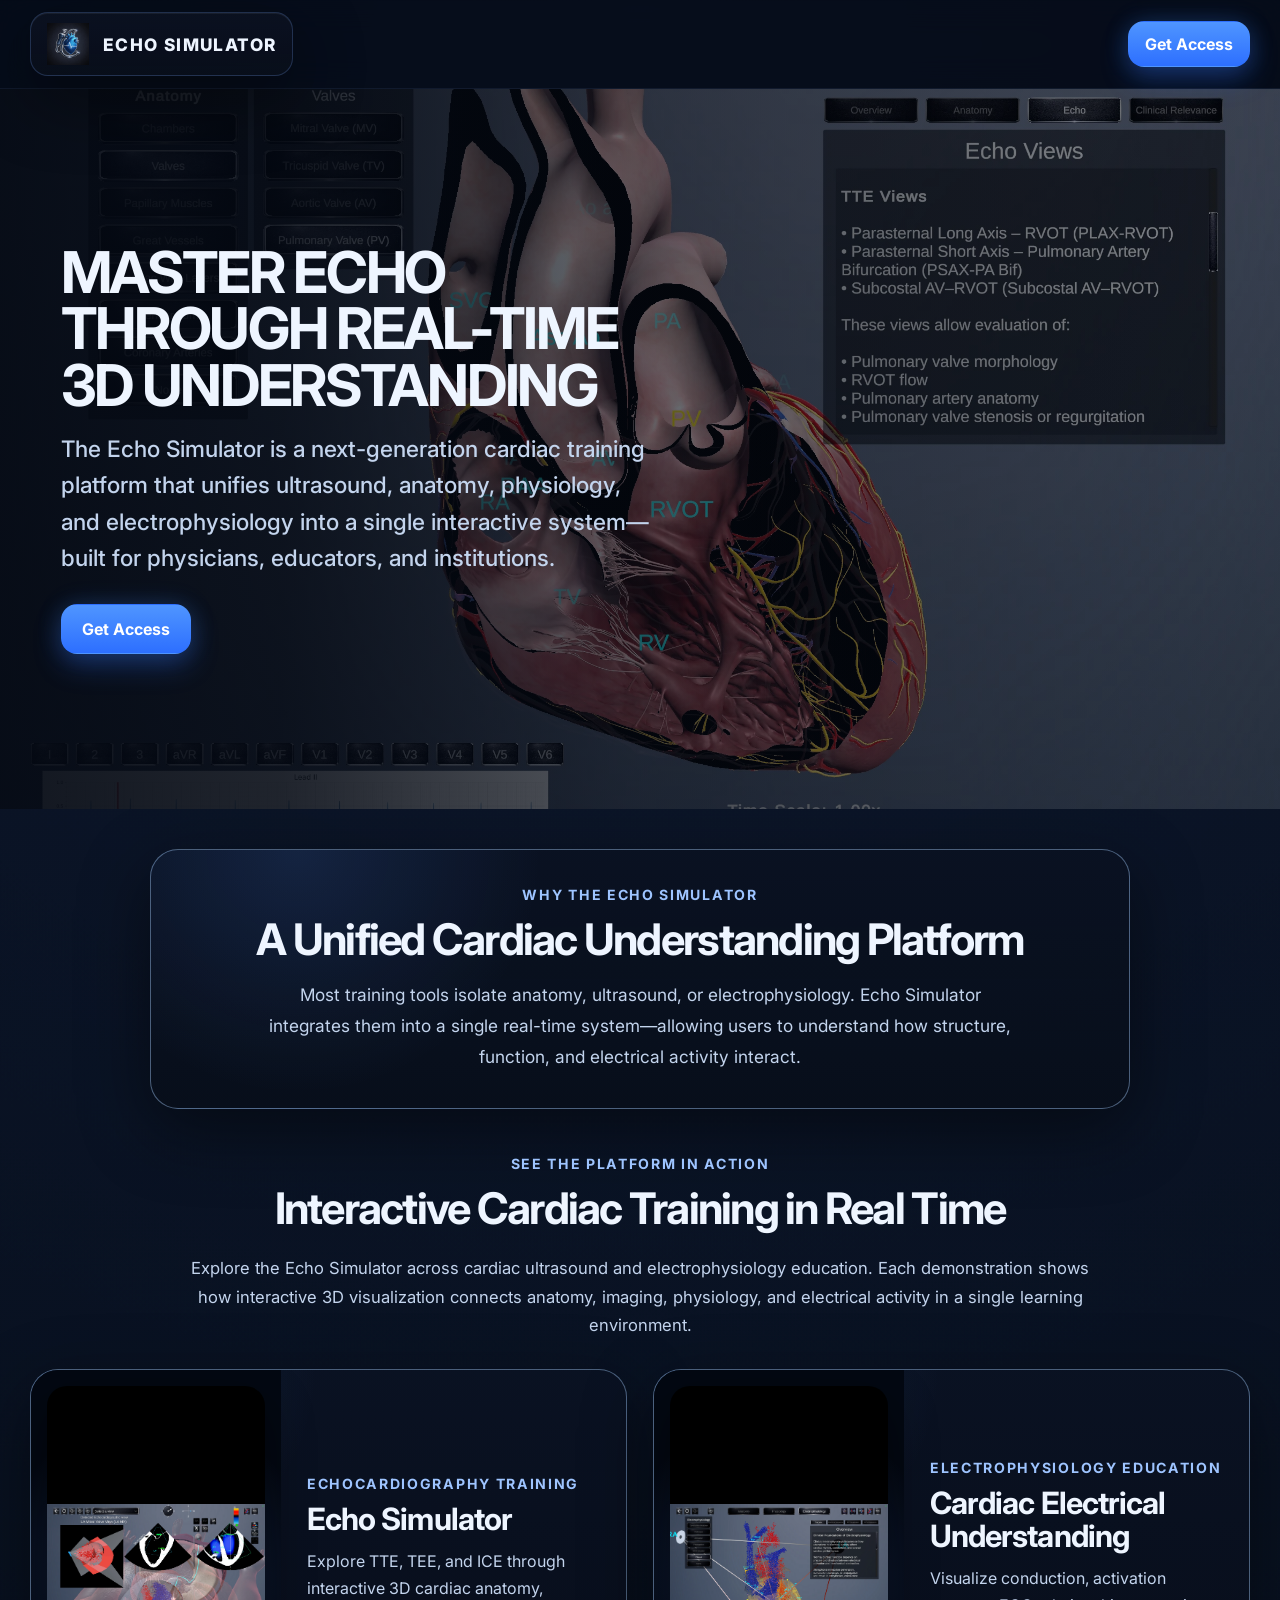
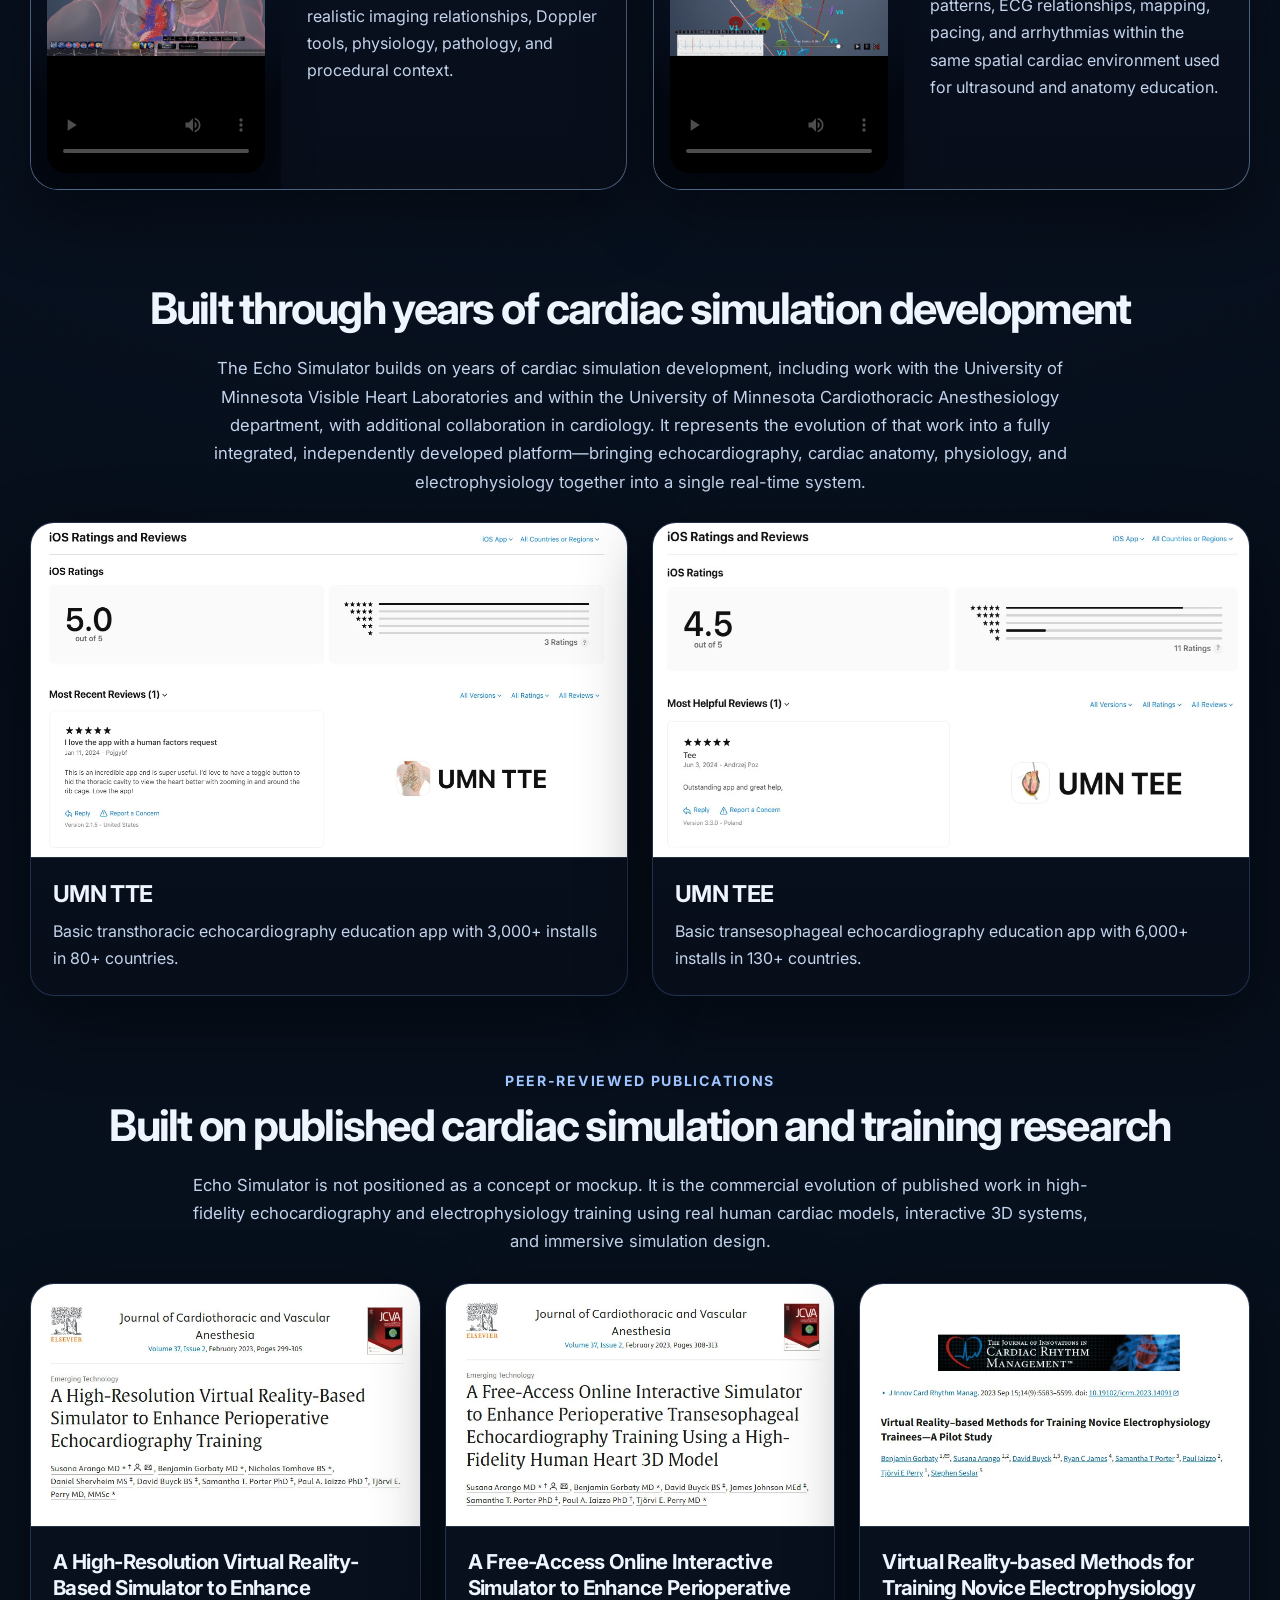
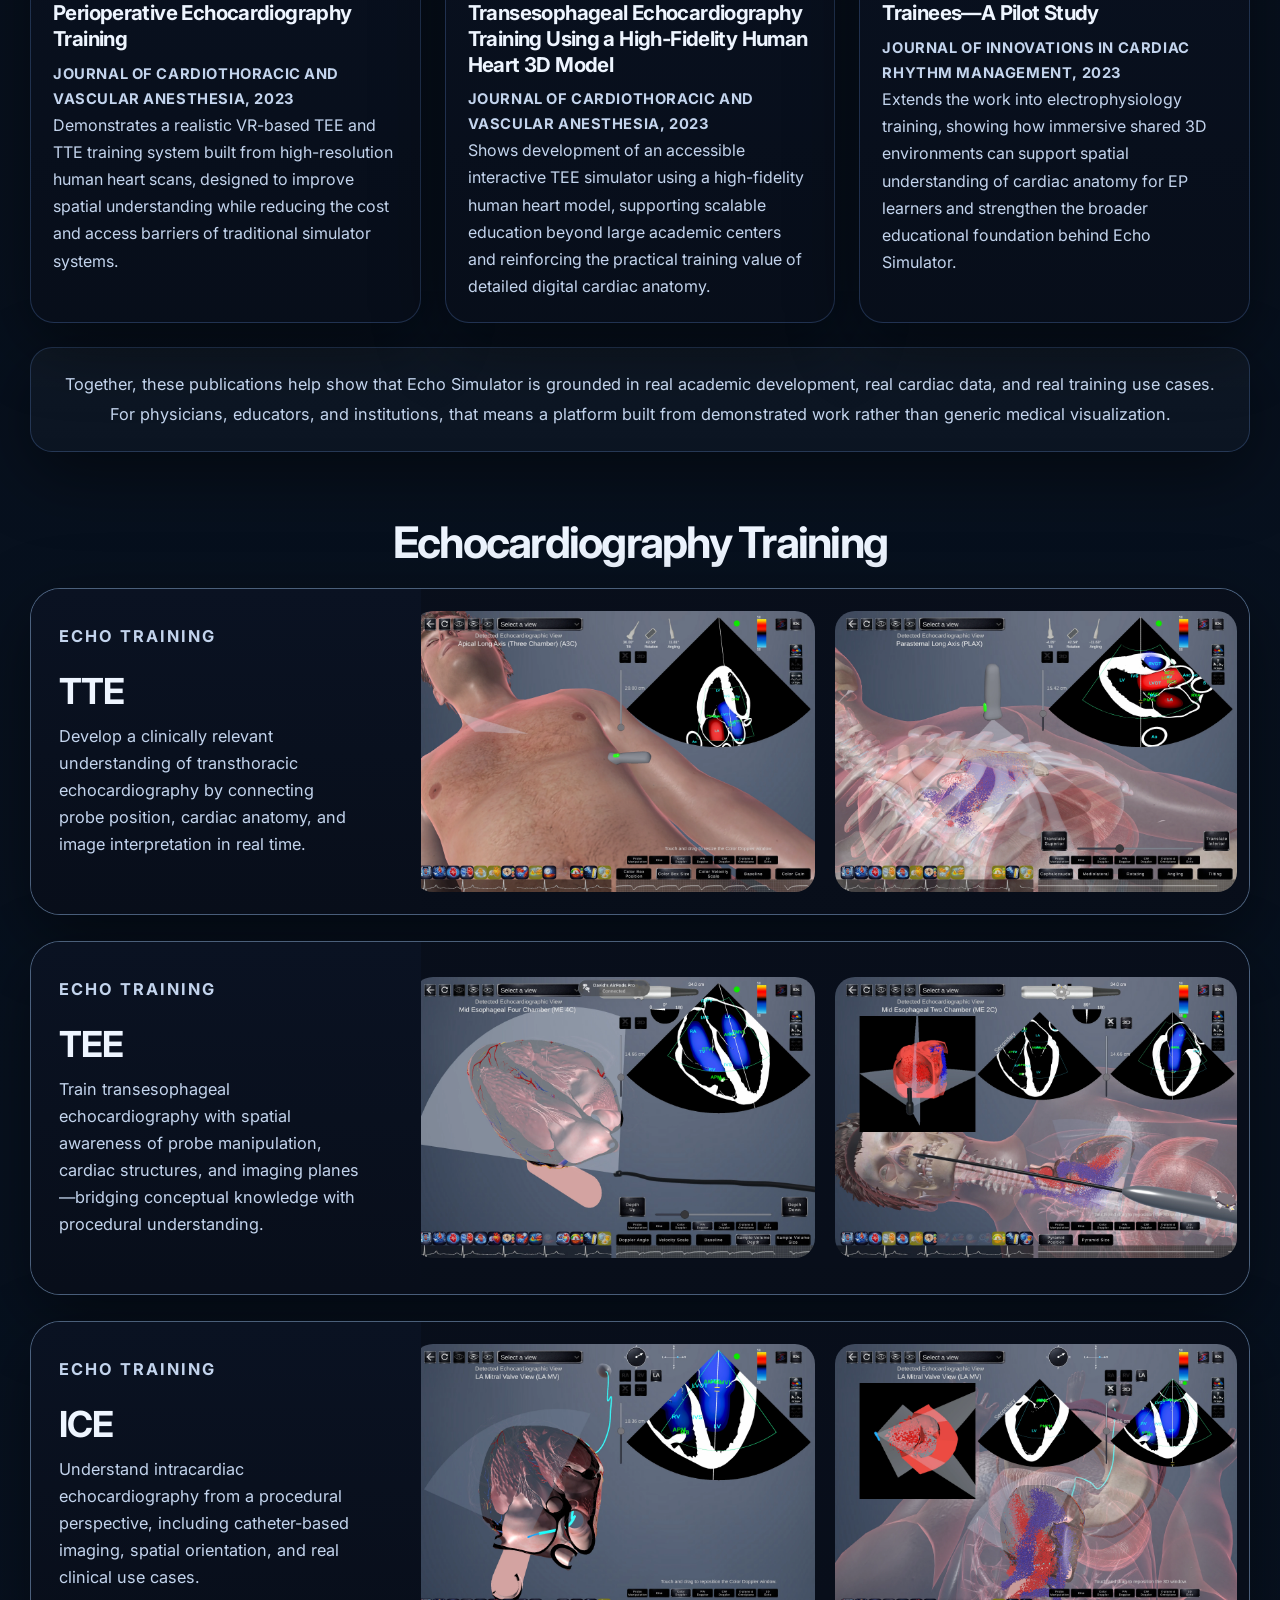
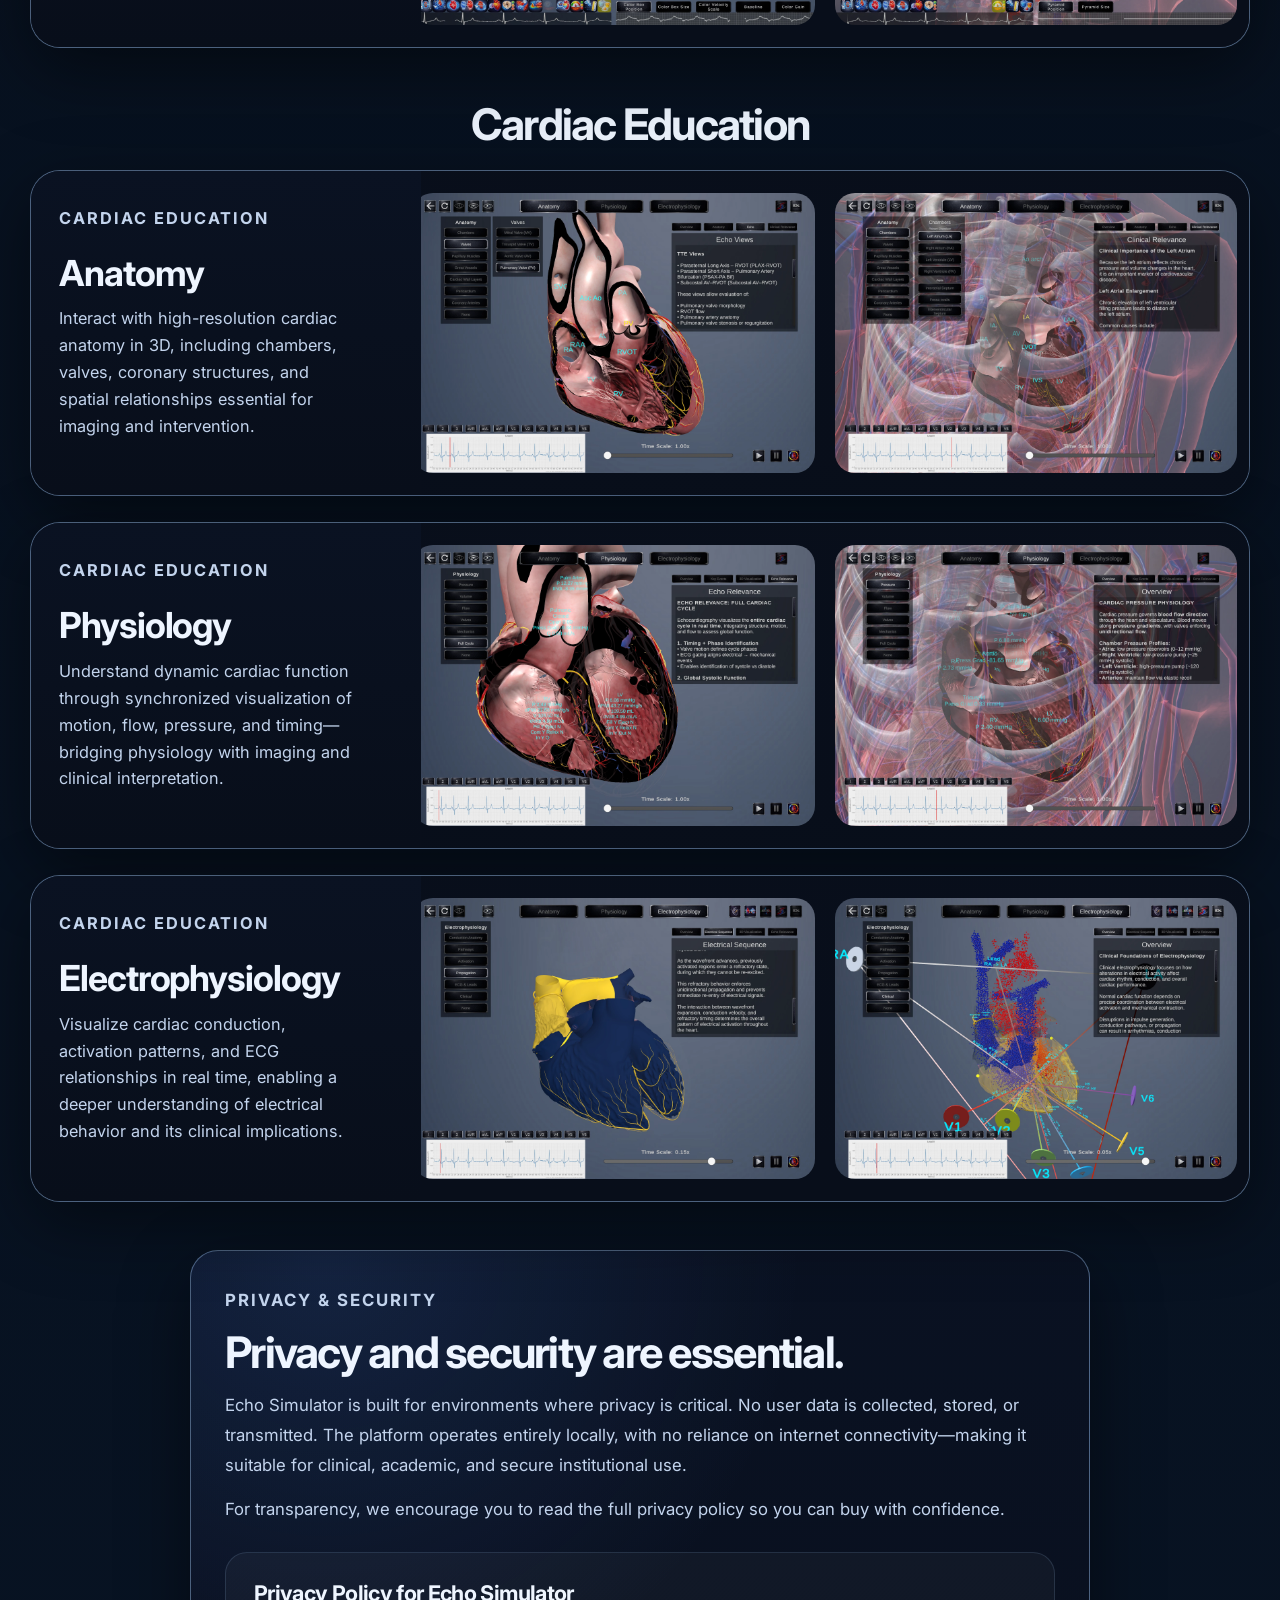
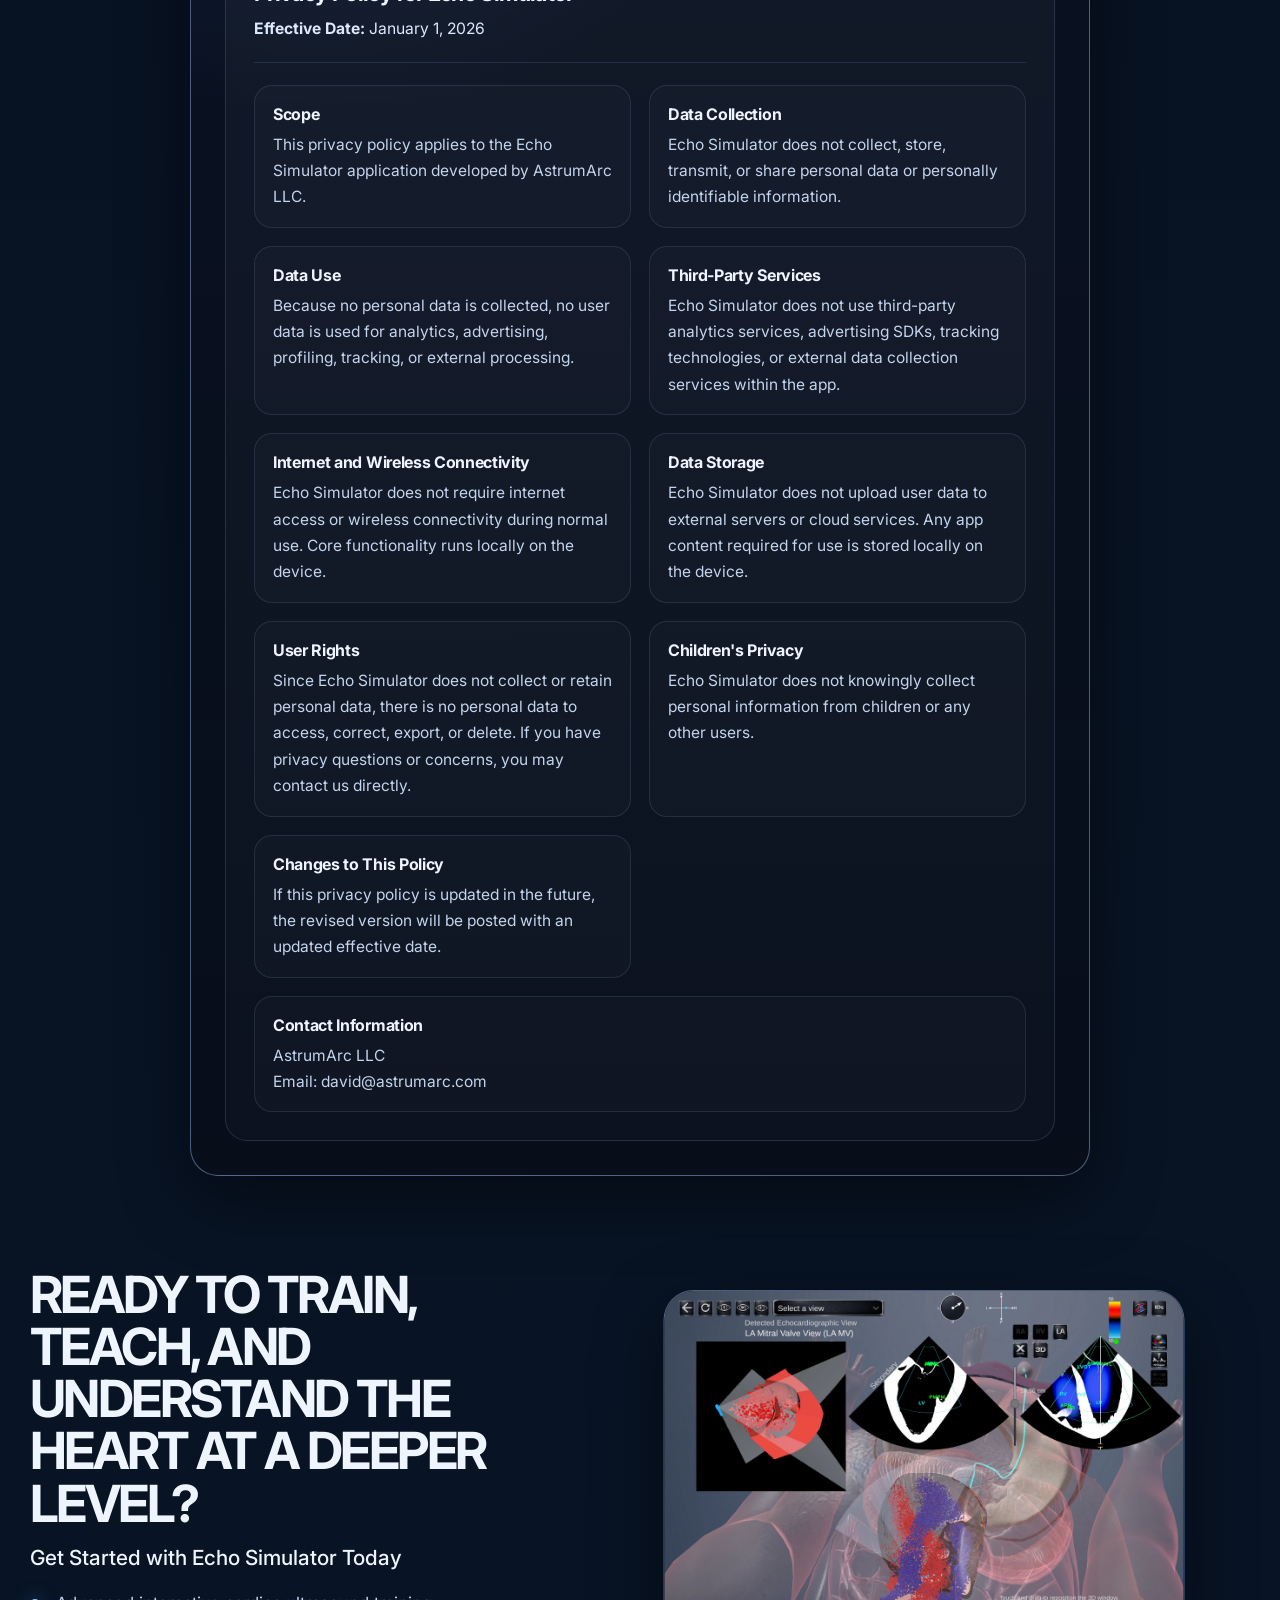
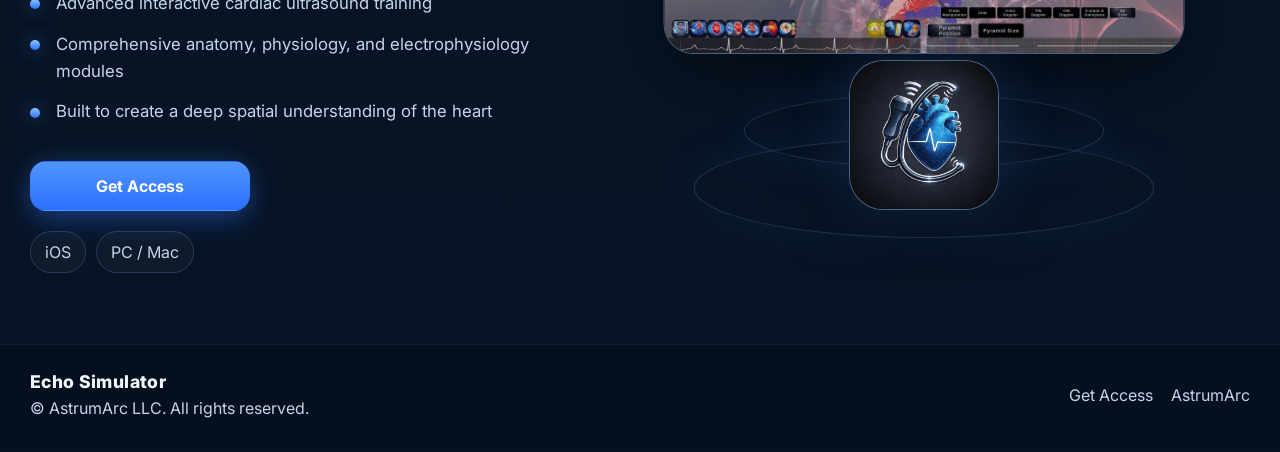
<file: index.html>
<!DOCTYPE html>
<html lang="en">
<head>
  <meta charset="UTF-8" />
  <meta name="viewport" content="width=device-width, initial-scale=1.0" />
  <title>Echo Simulator</title>
  <meta
    name="description"
    content="Echo Simulator is an advanced, interactive 3D XR platform for mastering cardiac ultrasound, anatomy, physiology, and electrophysiology."
  />
  <link rel="preconnect" href="https://fonts.googleapis.com" />
  <link rel="preconnect" href="https://fonts.gstatic.com" crossorigin />
  <link href="https://fonts.googleapis.com/css2?family=Inter:wght@400;500;600;700;800;900&display=swap" rel="stylesheet" />
  <link rel="stylesheet" href="styles.css" />
</head>
<body class="theme-home">
  <header class="topbar">
    <div class="container nav">
      <a class="brand" href="/" aria-label="Echo Simulator home">
        <img src="assets/app_icon.webp" alt="Echo Simulator icon" class="brand-icon" />
        <span class="brand-wordmark">ECHO SIMULATOR</span>
      </a>

      <nav class="nav-links" aria-label="Primary navigation">
        <a href="/access/" class="btn btn-primary btn-sm">Get Access</a>
      </nav>

      <button class="menu-toggle" id="menuToggle" aria-label="Toggle menu" aria-expanded="false">
        <span></span>
      </button>
    </div>

    <div class="mobile-menu" id="mobileMenu">
      <a href="/access/">Get Access</a>
    </div>
  </header>

  <main>
    <section class="hero hero-home">
      <div class="hero-image hero-image-home"></div>
      <div class="hero-overlay hero-overlay-home"></div>

      <div class="container hero-content hero-content-left">
        <div class="hero-copy hero-copy-home">
          <h1>Master Echo Through Real-Time 3D Understanding</h1>
          <h2>
            The Echo Simulator is a next-generation cardiac training platform that unifies ultrasound, anatomy, physiology, and electrophysiology into a single interactive system—built for physicians, educators, and institutions.
          </h2>      
            
          
          <div class="request-buttons">
             <a href="/access/" class="btn btn-primary">
            Get Access
          </a>
        </div>
        </div>
      </div>
    </section>

    <section class="unified-platform section">
      <div class="container">
        <div class="unified-platform-panel">
          <p class="band-label">Why the Echo Simulator</p>
          <h2 class="section-title unified-platform-title">A Unified Cardiac Understanding Platform</h2>
          <p class="section-lead unified-platform-lead">
            Most training tools isolate anatomy, ultrasound, or electrophysiology.
            Echo Simulator integrates them into a single real-time system—allowing users
            to understand how structure, function, and electrical activity interact.
          </p>
        </div>
      </div>
    </section>

    <section class="video-showcase section" id="videos">
      <div class="container">
        <p class="band-label video-showcase-label">See the Platform in Action</p>
        <h2 class="section-title">Interactive Cardiac Training in Real Time</h2>
        <p class="section-lead wide">
          Explore the Echo Simulator across cardiac ultrasound and electrophysiology education.
          Each demonstration shows how interactive 3D visualization connects anatomy, imaging,
          physiology, and electrical activity in a single learning environment.
        </p>

        <div class="video-showcase-grid">
          <article class="video-showcase-card">
            <div class="video-showcase-media">
              <video
                class="showcase-video"
                controls
                playsinline
                preload="metadata"
                poster="assets/ICE.webp"
                aria-label="Echo Simulator demonstration video"
              >
                <source
                  src="https://pub-2516bd68705348b1a2c1f1051c102de4.r2.dev/EchoSimulator.mp4"
                  type="video/mp4"
                />
                Your browser does not support HTML5 video.
              </video>
            </div>

            <div class="video-showcase-copy">
              <p class="band-label">Echocardiography Training</p>
              <h3>Echo Simulator</h3>
              <p>
                Explore TTE, TEE, and ICE through interactive 3D cardiac anatomy,
                realistic imaging relationships, Doppler tools, physiology, pathology,
                and procedural context.
              </p>
            </div>
          </article>

          <article class="video-showcase-card">
            <div class="video-showcase-media">
              <video
                class="showcase-video"
                controls
                playsinline
                preload="metadata"
                poster="assets/EP.webp"
                aria-label="Echo Simulator electrophysiology education demonstration video"
              >
                <source
                  src="https://pub-2516bd68705348b1a2c1f1051c102de4.r2.dev/Electrophysiology.mp4"
                  type="video/mp4"
                />
                Your browser does not support HTML5 video.
              </video>
            </div>

            <div class="video-showcase-copy">
              <p class="band-label">Electrophysiology Education</p>
              <h3>Cardiac Electrical Understanding</h3>
              <p>
                Visualize conduction, activation patterns, ECG relationships, mapping,
                pacing, and arrhythmias within the same spatial cardiac environment used
                for ultrasound and anatomy education.
              </p>
            </div>
          </article>
        </div>
      </div>
    </section>

    <section class="proof section">
      <div class="container">
        <h2 class="section-title">Built through years of cardiac simulation development</h2>
          <p class="section-lead wide">
            The Echo Simulator builds on years of cardiac simulation development, including work with the University of Minnesota Visible Heart Laboratories and within the University of Minnesota Cardiothoracic Anesthesiology department, with additional collaboration in cardiology.

            It represents the evolution of that work into a fully integrated, independently developed platform—bringing echocardiography, cardiac anatomy, physiology, and electrophysiology together into a single real-time system.
          </p>

        <div class="review-grid">
          <article class="review-card">
            <div class="review-image">
              <img src="assets/UMNTTE.webp" alt="UMN TTE app preview" />
            </div>
            <div class="review-copy">
              <h3>UMN TTE</h3>
              <p>Basic transthoracic echocardiography education app with 3,000+ installs in 80+ countries.</p>
            </div>
          </article>

          <article class="review-card">
            <div class="review-image">
              <img src="assets/UMNTEE.webp" alt="UMN TEE app preview" />
            </div>
            <div class="review-copy">
              <h3>UMN TEE</h3>
              <p>Basic transesophageal echocardiography education app with 6,000+ installs in 130+ countries.</p>
            </div>
          </article>
        </div>
      </div>
    </section>

    <section class="publications section">
      <div class="container">
        <p class="band-label publications-label">Peer-Reviewed Publications</p>
        <h2 class="section-title">Built on published cardiac simulation and training research</h2>
        <p class="section-lead wide">
          Echo Simulator is not positioned as a concept or mockup. It is the commercial evolution of published work in high-fidelity echocardiography and electrophysiology training using real human cardiac models, interactive 3D systems, and immersive simulation design.
        </p>

        <div class="publication-grid">
          <article class="publication-card">
            <div class="publication-image">
              <img src="assets/VRSim.webp" alt="Journal image for high-resolution virtual reality-based echocardiography simulator paper" />
            </div>
            <div class="publication-copy">
              <h3>A High-Resolution Virtual Reality-Based Simulator to Enhance Perioperative Echocardiography Training</h3>
              <p class="publication-meta">Journal of Cardiothoracic and Vascular Anesthesia, 2023</p>
              <p>
                Demonstrates a realistic VR-based TEE and TTE training system built from high-resolution human heart scans, designed to improve spatial understanding while reducing the cost and access barriers of traditional simulator systems.
              </p>
            </div>
          </article>

          <article class="publication-card">
            <div class="publication-image">
              <img src="assets/VRFreeAccess.webp" alt="Journal image for free-access online transesophageal echocardiography simulator paper" />
            </div>
            <div class="publication-copy">
              <h3>A Free-Access Online Interactive Simulator to Enhance Perioperative Transesophageal Echocardiography Training Using a High-Fidelity Human Heart 3D Model</h3>
              <p class="publication-meta">Journal of Cardiothoracic and Vascular Anesthesia, 2023</p>
              <p>
                Shows development of an accessible interactive TEE simulator using a high-fidelity human heart model, supporting scalable education beyond large academic centers and reinforcing the practical training value of detailed digital cardiac anatomy.
              </p>
            </div>
          </article>

          <article class="publication-card">
            <div class="publication-image">
              <img src="assets/VREP.webp" alt="Journal image for electrophysiology virtual reality training paper" />
            </div>
            <div class="publication-copy">
              <h3>Virtual Reality-based Methods for Training Novice Electrophysiology Trainees—A Pilot Study</h3>
              <p class="publication-meta">Journal of Innovations in Cardiac Rhythm Management, 2023</p>
              <p>
                Extends the work into electrophysiology training, showing how immersive shared 3D environments can support spatial understanding of cardiac anatomy for EP learners and strengthen the broader educational foundation behind Echo Simulator.
              </p>
            </div>
          </article>
        </div>

        <div class="publications-sell">
          <p>
            Together, these publications help show that Echo Simulator is grounded in real academic development, real cardiac data, and real training use cases. For physicians, educators, and institutions, that means a platform built from demonstrated work rather than generic medical visualization.
          </p>
        </div>
      </div>
    </section>

    <section class="echo-sections section">
      <div class="container">
        <h3 class="section-title">Echocardiography Training</h3>

        <article class="feature-band tte-band">
          <div class="feature-band-inner">
            <div class="feature-band-copy">
              <p class="band-label">Echo Training</p>
              <h3>TTE</h3>
              <p>
                Develop a clinically relevant understanding of transthoracic echocardiography by connecting probe position, cardiac anatomy, and image interpretation in real time.
              </p>
            </div>

            <div class="feature-band-media">
              <div class="feature-band-img-wrap">
              <img class="feature-band-img" src="assets/TTE3.webp" alt="TTE view 1" />
              </div>
              <div class="feature-band-img-wrap">
              <img class="feature-band-img" src="assets/TTE.webp" alt="TTE view 2" />
              </div>
            </div>
          </div>
        </article>

        <article class="feature-band tee-band">
          <div class="feature-band-inner">
            <div class="feature-band-copy">
              <p class="band-label">Echo Training</p>
              <h3>TEE</h3>
              <p>
                Train transesophageal echocardiography with spatial awareness of probe manipulation, cardiac structures, and imaging planes—bridging conceptual knowledge with procedural understanding.
              </p>
            </div>

            <div class="feature-band-media">
              <div class="feature-band-img-wrap">
              <img class="feature-band-img" src="assets/TEE3.webp" alt="TEE view 1" />
              </div>
              <div class="feature-band-img-wrap">
              <img class="feature-band-img" src="assets/TEE.webp" alt="TEE view 2" />
              </div>
            </div>
          </div>
        </article>

        <article class="feature-band ice-band">
          <div class="feature-band-inner">
            <div class="feature-band-copy">
              <p class="band-label">Echo Training</p>
              <h3>ICE</h3>
              <p>
                Understand intracardiac echocardiography from a procedural perspective, including catheter-based imaging, spatial orientation, and real clinical use cases.
              </p>
            </div>

            <div class="feature-band-media">
              <div class="feature-band-img-wrap">
              <img class="feature-band-img" src="assets/ICE3.webp" alt="ICE view 1" />
              </div>
              <div class="feature-band-img-wrap">
              <img class="feature-band-img" src="assets/ICE.webp" alt="ICE view 2" />
              </div>
            </div>
          </div>
        </article>
      </div>
    </section>

    <section class="education-section section" id="education">
      <div class="container">
        <h3 class="section-title">Cardiac Education</h3>

        <article class="feature-band education-band anatomy-band">
          <div class="feature-band-inner">
            <div class="feature-band-copy">
              <p class="band-label">Cardiac Education</p>
              <h3>Anatomy</h3>
              <p>
                Interact with high-resolution cardiac anatomy in 3D, including chambers, valves, coronary structures, and spatial relationships essential for imaging and intervention.
              </p>
            </div>

            <div class="feature-band-media">
              <div class="feature-band-img-wrap">
              <img class="feature-band-img" src="assets/Anatomy2.webp" alt="Anatomy view 1" />
              </div>
              <div class="feature-band-img-wrap">
              <img class="feature-band-img" src="assets/Anatomy.webp" alt="Anatomy view 2" />
              </div>
            </div>
          </div>
        </article>

        <article class="feature-band education-band physiology-band">
          <div class="feature-band-inner">
            <div class="feature-band-copy">
              <p class="band-label">Cardiac Education</p>
              <h3>Physiology</h3>
              <p>
                Understand dynamic cardiac function through synchronized visualization of motion, flow, pressure, and timing—bridging physiology with imaging and clinical interpretation.
              </p>
            </div>

            <div class="feature-band-media">
              <div class="feature-band-img-wrap">
              <img class="feature-band-img" src="assets/Phys2.webp" alt="Physiology view 1" />
              </div>
              <div class="feature-band-img-wrap">
              <img class="feature-band-img" src="assets/Phys.webp" alt="Physiology view 2" />
              </div>
            </div>
          </div>
        </article>

        <article class="feature-band education-band ep-band">
          <div class="feature-band-inner">
            <div class="feature-band-copy">
              <p class="band-label">Cardiac Education</p>
              <h3>Electrophysiology</h3>
              <p>
                Visualize cardiac conduction, activation patterns, and ECG relationships in real time, enabling a deeper understanding of electrical behavior and its clinical implications.
              </p>
            </div>

            <div class="feature-band-media">
              <div class="feature-band-img-wrap">
              <img class="feature-band-img" src="assets/EP2.webp" alt="Electrophysiology view 1" />
              </div>
              <div class="feature-band-img-wrap">
              <img class="feature-band-img" src="assets/EP.webp" alt="Electrophysiology view 2" />
              </div>
            </div>
          </div>
        </article>
      </div>
    </section>

    <section class="privacy-section section">
      <div class="container">
        <div class="privacy-panel">
          <div class="privacy-copy">
            <p class="band-label">Privacy &amp; Security</p>
            <h3>Privacy and security are essential.</h3>

            <p>
              Echo Simulator is built for environments where privacy is critical.
No user data is collected, stored, or transmitted. The platform operates entirely locally, with no reliance on internet connectivity—making it suitable for clinical, academic, and secure institutional use.
            </p>

            <p class="privacy-intro">
              For transparency, we encourage you to read the full privacy policy so you
              can buy with confidence.
            </p>

            <div class="privacy-policy-details">
              <div class="privacy-policy-header">
                <h4>Privacy Policy for Echo Simulator</h4>
                <p><strong>Effective Date:</strong> January 1, 2026</p>
              </div>

              <div class="privacy-policy-grid">
                <article class="policy-item">
                  <h5>Scope</h5>
                  <p>
                    This privacy policy applies to the Echo Simulator application
                    developed by AstrumArc LLC.
                  </p>
                </article>

                <article class="policy-item">
                  <h5>Data Collection</h5>
                  <p>
                    Echo Simulator does not collect, store, transmit, or share personal
                    data or personally identifiable information.
                  </p>
                </article>

                <article class="policy-item">
                  <h5>Data Use</h5>
                  <p>
                    Because no personal data is collected, no user data is used for
                    analytics, advertising, profiling, tracking, or external processing.
                  </p>
                </article>

                <article class="policy-item">
                  <h5>Third-Party Services</h5>
                  <p>
                    Echo Simulator does not use third-party analytics services,
                    advertising SDKs, tracking technologies, or external data collection
                    services within the app.
                  </p>
                </article>

                <article class="policy-item">
                  <h5>Internet and Wireless Connectivity</h5>
                  <p>
                    Echo Simulator does not require internet access or wireless
                    connectivity during normal use. Core functionality runs locally on
                    the device.
                  </p>
                </article>

                <article class="policy-item">
                  <h5>Data Storage</h5>
                  <p>
                    Echo Simulator does not upload user data to external servers or
                    cloud services. Any app content required for use is stored locally
                    on the device.
                  </p>
                </article>

                <article class="policy-item">
                  <h5>User Rights</h5>
                  <p>
                    Since Echo Simulator does not collect or retain personal data, there
                    is no personal data to access, correct, export, or delete. If you
                    have privacy questions or concerns, you may contact us directly.
                  </p>
                </article>

                <article class="policy-item">
                  <h5>Children's Privacy</h5>
                  <p>
                    Echo Simulator does not knowingly collect personal information from
                    children or any other users.
                  </p>
                </article>

                <article class="policy-item">
                  <h5>Changes to This Policy</h5>
                  <p>
                    If this privacy policy is updated in the future, the revised version
                    will be posted with an updated effective date.
                  </p>
                </article>

                <article class="policy-item policy-item-contact">
                  <h5>Contact Information</h5>
                  <p>
                    AstrumArc LLC<br>
                    Email: david@astrumarc.com
                  </p>
                </article>
              </div>
            </div>
          </div>
        </div>
      </div>
    </section>

    <section class="cta-showcase section">
      <div class="container cta-grid">
        <div class="cta-copy">
          <h3>Ready to Train, Teach, and Understand the Heart at a Deeper Level?</h3>
          <p class="cta-subtitle">Get Started with Echo Simulator Today</p>

          <ul class="check-list">
            <li>Advanced interactive cardiac ultrasound training</li>
            <li>Comprehensive anatomy, physiology, and electrophysiology modules</li>
            <li>Built to create a deep spatial understanding of the heart</li>
          </ul>

          <a href="/access/" class="btn btn-primary buy-btn">Get Access</a>

          <div class="platform-icons">
            <span>iOS</span>
            <span>PC / Mac</span>
          </div>
        </div>

        <div class="cta-visual">
          <div class="ring ring-1"></div>
          <div class="ring ring-2"></div>

          <div class="device-panel">
            <img src="assets/ICE.webp" alt="Echo Simulator app preview" />
          </div>          

          <div class="funnel-core">
            <img src="assets/app_icon.webp" alt="Echo Simulator icon" />
          </div>
        </div>
      </div>
    </section>
  </main>

  <footer class="site-footer">
    <div class="container footer-inner">
      <div class="footer-left">
        <div class="footer-brand">Echo Simulator</div>
        <p>© <span id="year"></span> AstrumArc LLC. All rights reserved.</p>
      </div>

      <nav class="footer-links" aria-label="Footer navigation">
        <a href="/access/">Get Access</a>
        <a href="https://astrumarc.com">AstrumArc</a>
      </nav>
    </div>
  </footer>

  <script src="script.js"></script>
</body>
</html>
</file>
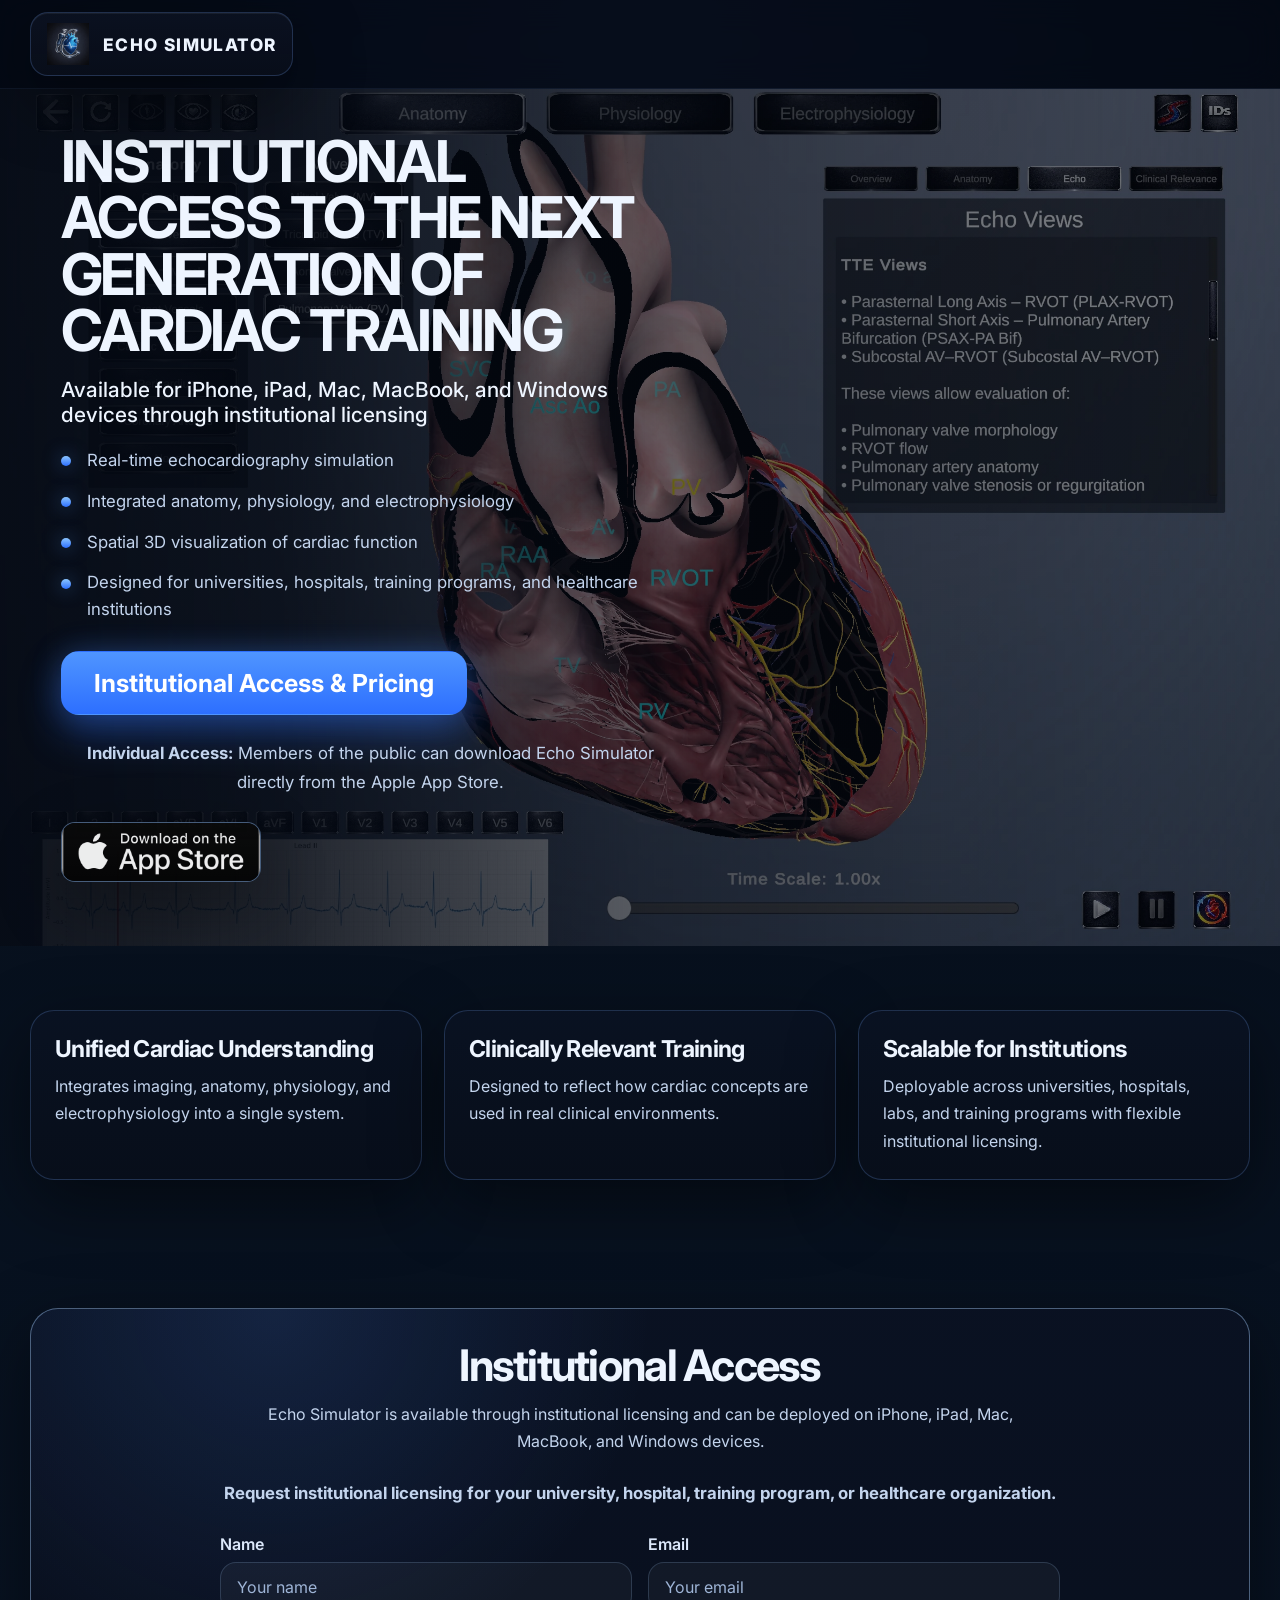
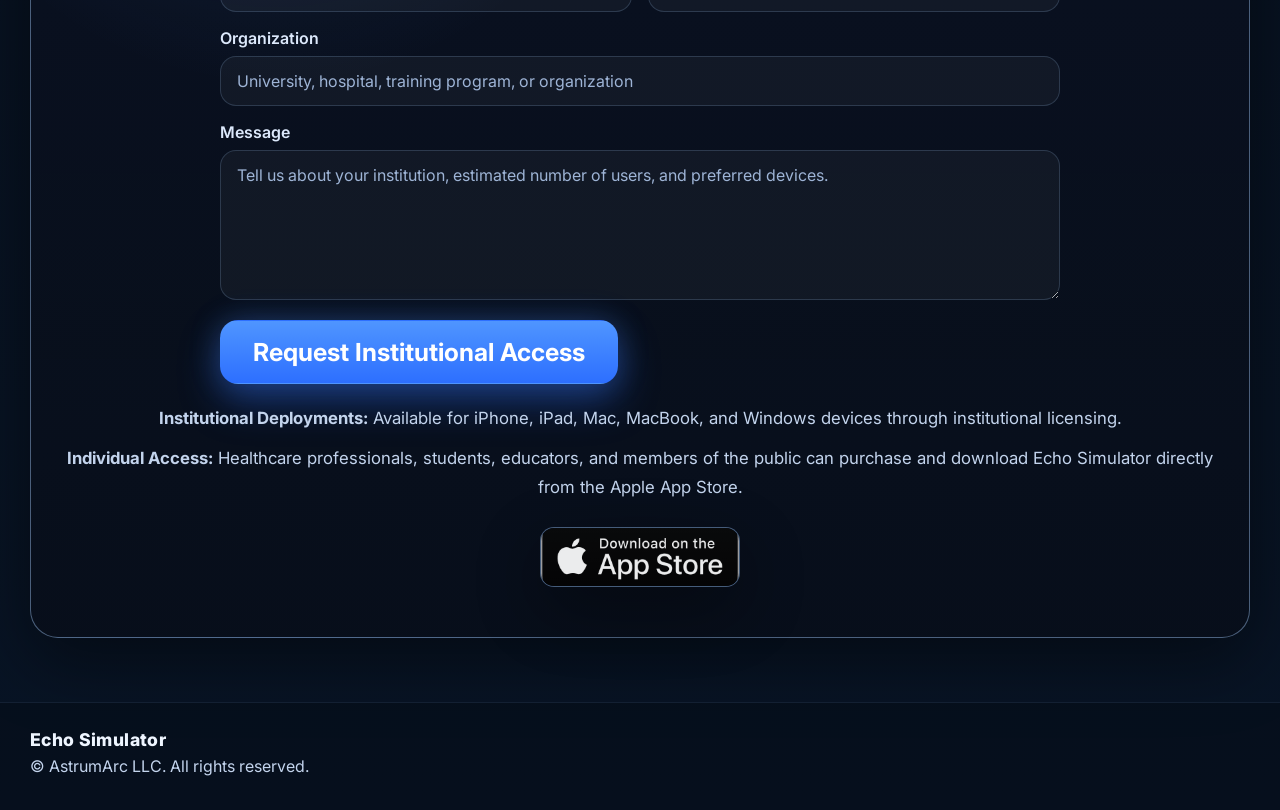
<file: access/index.html>
<!DOCTYPE html>
<html lang="en">
<head>
  <meta charset="UTF-8" />
  <meta name="viewport" content="width=device-width, initial-scale=1.0" />

  <title>Institutional Access | Echo Simulator</title>

  <meta
    name="description"
    content="Request institutional access to Echo Simulator for iPhone, iPad, Mac, MacBook, and Windows devices."
  />

  <link rel="preconnect" href="https://fonts.googleapis.com" />
  <link rel="preconnect" href="https://fonts.gstatic.com" crossorigin />
  <link href="https://fonts.googleapis.com/css2?family=Inter:wght@400;500;600;700;800;900&display=swap" rel="stylesheet" />
  <link rel="stylesheet" href="../styles.css" />
</head>

<body class="theme-access">
  <header class="topbar">
    <div class="container nav">
      <a class="brand" href="/" aria-label="Echo Simulator home">
        <img src="../assets/app_icon.webp" alt="Echo Simulator icon" class="brand-icon" />
        <span class="brand-wordmark">ECHO SIMULATOR</span>
      </a>

      <button class="menu-toggle" id="menuToggle" aria-label="Toggle menu" aria-expanded="false">
        <span></span>
      </button>
    </div>

    <div class="mobile-menu" id="mobileMenu">
      <a href="/">Home</a>
    </div>
  </header>

  <main>
    <section class="hero hero-home">
      <div class="hero-image hero-image-home"></div>
      <div class="hero-overlay hero-overlay-home"></div>

      <div class="container hero-content hero-content-left">
        <div class="hero-copy hero-copy-home">
          <h1>Institutional Access to the Next Generation of Cardiac Training</h1>

          <p class="access-subtitle">
            Available for iPhone, iPad, Mac, MacBook, and Windows devices through institutional licensing
          </p>

          <ul class="access-bullets">
            <li>Real-time echocardiography simulation</li>
            <li>Integrated anatomy, physiology, and electrophysiology</li>
            <li>Spatial 3D visualization of cardiac function</li>
            <li>Designed for universities, hospitals, training programs, and healthcare institutions</li>
          </ul>

          <div class="request-buttons">
            <a href="../access/#choose-access" class="btn btn-primary btn-cta">
              Institutional Access & Pricing
            </a>
          </div>

          <div class="request-info" style="margin-top: 1.5rem;">
            <p>
              <strong>Individual Access:</strong> Members of the public can download Echo Simulator directly from the Apple App Store.
            </p>
          </div>

          <div class="store-button-row left-aligned store-secondary">
            <a href="https://apps.apple.com/us/app/echo-simulator/id6749469662" class="image-button" aria-label="Download Echo Simulator on the Apple App Store">
              <img src="../assets/AppleIcon.webp" alt="Download on the App Store" />
              <span>Apple App Store</span>
            </a>
          </div>
        </div>
      </div>
    </section>

    <section class="deal-sections section">
      <div class="container value-grid">
        <article class="value-card">
          <h3>Unified Cardiac Understanding</h3>
          <p>
            Integrates imaging, anatomy, physiology, and electrophysiology into a single system.
          </p>
        </article>

        <article class="value-card">
          <h3>Clinically Relevant Training</h3>
          <p>
            Designed to reflect how cardiac concepts are used in real clinical environments.
          </p>
        </article>

        <article class="value-card">
          <h3>Scalable for Institutions</h3>
          <p>
            Deployable across universities, hospitals, labs, and training programs with flexible institutional licensing.
          </p>
        </article>
      </div>
    </section>

    <section id="choose-access" class="conversion section">
      <div class="container conversion-panel">
        <div class="conversion-copy">
          <h2>Institutional Access</h2>
          <p>
            Echo Simulator is available through institutional licensing and can be deployed on iPhone, iPad, Mac, MacBook, and Windows devices.
          </p>
        </div>

        <div class="conversion-actions">
          <div class="request-info">
            <p>
              <strong>Request institutional licensing for your university, hospital, training program, or healthcare organization.</strong>
            </p>
          </div>

          <form
            class="contact-form"
            action="https://formspree.io/f/xvzgvyap"
            method="POST"
            novalidate
          >
            <input type="hidden" name="_subject" value="Echo Simulator Institutional Access Request" />
            <input type="hidden" name="_template" value="table" />
            <input type="text" name="_gotcha" style="display:none" />

            <div class="form-grid">
              <label>
                <span>Name</span>
                <input type="text" name="name" placeholder="Your name" />
              </label>

              <label>
                <span>Email</span>
                <input type="email" name="email" placeholder="Your email" required />
              </label>
            </div>

            <label>
              <span>Organization</span>
              <input type="text" name="organization" placeholder="University, hospital, training program, or organization" />
            </label>

            <label>
              <span>Message</span>
              <textarea
                name="message"
                rows="6"
                placeholder="Tell us about your institution, estimated number of users, and preferred devices."
                required></textarea>
            </label>

            <button type="submit" class="btn btn-primary btn-cta">Request Institutional Access</button>

            <div class="form-status" id="formStatus"></div>
          </form>

          <div class="request-info">
            <p>
              <strong>Institutional Deployments:</strong> Available for iPhone, iPad, Mac, MacBook, and Windows devices through institutional licensing.
            </p>

            <p style="margin-top: 0.75rem;">
              <strong>Individual Access:</strong> Healthcare professionals, students, educators, and members of the public can purchase and download Echo Simulator directly from the Apple App Store.
            </p>
          </div>

          <div class="store-button-row store-secondary">
            <a href="https://apps.apple.com/us/app/echo-simulator/id6749469662" class="image-button" aria-label="Download Echo Simulator on the Apple App Store">
              <img src="../assets/AppleIcon.webp" alt="Download on the App Store" />
              <span>Apple App Store</span>
            </a>
          </div>
        </div>
      </div>
    </section>
  </main>

  <footer class="site-footer">
    <div class="container footer-inner">
      <div class="footer-left">
        <div class="footer-brand">Echo Simulator</div>
        <p>© <span id="year"></span> AstrumArc LLC. All rights reserved.</p>
      </div>
    </div>
  </footer>

  <script src="../script.js"></script>
</body>
</html>
</file>
<file: styles.css>
:root{
  --bg:#040913;
  --bg2:#081226;
  --panel:#0a1222;
  --panel2:#0e1a31;
  --line:rgba(120,168,255,.22);
  --line-strong:rgba(167,208,255,.42);
  --text:#eef5ff;
  --muted:#c3d4ed;
  --accent:#4f95ff;
  --accent2:#2d6fff;
  --shadow:0 22px 70px rgba(0,0,0,.45);
  --radius:24px;
  --container:1220px;
}



*{box-sizing:border-box}
html{scroll-behavior:smooth;
  background:#030812;}
body{
  margin:0;
  font-family:Inter,system-ui,sans-serif;
  color:var(--text);
  background:
    radial-gradient(circle at 50% 0%, rgba(89,142,255,.12), transparent 28%),
    linear-gradient(180deg, #030812 0%, #07101d 35%, #081425 100%);
}
a{text-decoration:none;color:inherit}
img{display:block;max-width:100%}
button,input,textarea{font:inherit}

.container{
  width:min(var(--container), calc(100% - 40px));
  margin:0 auto;
}

.topbar{
  position:sticky;
  top:0;
  z-index:100;
  backdrop-filter:blur(16px);
  background:rgba(5,11,22,.72);
  border-bottom:1px solid rgba(144,186,255,.08);
}

.nav{
  min-height:88px;
  display:flex;
  align-items:center;
  justify-content:space-between;
  gap:18px;
}

.brand{
  display:flex;
  align-items:center;
  gap:14px;
  padding:10px 16px;
  border:1px solid var(--line);
  border-radius:18px;
  background:linear-gradient(180deg, rgba(11,18,33,.94), rgba(10,15,27,.82));
  box-shadow:inset 0 1px 0 rgba(255,255,255,.06), var(--shadow);
}

.brand-icon{
  width:42px;
  height:42px;
  object-fit:contain;
}

.brand-wordmark{
  font-size:1.08rem;
  font-weight:800;
  letter-spacing:.08em;
  white-space:nowrap;
}

.nav-links{
  display:flex;
  align-items:center;
  gap:14px;
}

.feature-band-media{
  display:flex;
  justify-content:flex-end;
  align-items:center;
  gap:20px;
  padding:12px;
  overflow:hidden;
  background:linear-gradient(180deg, rgba(8,14,26,.92), rgba(8,14,26,.88));
}

.feature-band-img-wrap{
  width:50%;
  max-width:50%;
  flex:0 0 50%;
  border-radius:20px;
  overflow:hidden;
}

.feature-band-img{
  width:100%;
  height:auto;
  display:block;
  object-fit:contain;
}

.btn{
  display:inline-flex;
  align-items:center;
  justify-content:center;
  min-height:50px;
  padding:0 20px;
  border-radius:16px;
  font-weight:700;
  transition:transform .18s ease, box-shadow .18s ease, border-color .18s ease, background .18s ease;
  border:1px solid transparent;
}
.btn:hover{transform:translateY(-1px)}
.btn-sm{
  min-height:46px;
  padding:0 16px;
}
.btn-primary{
  color:#fff;
  background:linear-gradient(180deg, var(--accent) 0%, var(--accent2) 100%);
  box-shadow:0 12px 28px rgba(45,111,255,.28), 0 0 24px rgba(79,149,255,.18);
}
.btn-outline{
  color:var(--text);
  border:1px solid var(--line-strong);
  background:linear-gradient(180deg, rgba(255,255,255,.05), rgba(255,255,255,.025));
}

.menu-toggle{
  display:none;
  width:46px;
  height:46px;
  border-radius:14px;
  border:1px solid var(--line);
  background:rgba(255,255,255,.03);
  position:relative;
}
.menu-toggle span,
.menu-toggle span::before,
.menu-toggle span::after{
  content:"";
  position:absolute;
  left:50%;
  width:18px;
  height:2px;
  background:#fff;
  transform:translateX(-50%);
}
.menu-toggle span{top:22px}
.menu-toggle span::before{top:-6px}
.menu-toggle span::after{top:6px}

.mobile-menu{
  display:none;
  padding:0 20px 16px;
}
.mobile-menu.open{display:block}
.mobile-menu a{
  display:block;
  color:var(--muted);
  padding:12px 0;
  border-top:1px solid rgba(144,186,255,.08);
}

.hero{
  position:relative;
  overflow:hidden;
}
.hero-image,
.hero-overlay{
  position:absolute;
  inset:0;
}
.hero-content,
.hero-access-grid{
  position:relative;
  z-index:1;
}

.hero-home{
  min-height:720px;
  display:flex;
  align-items:center;
}
.hero-image-home{
  background: url("assets/Anatomy2.webp") center center / cover no-repeat;
}
.hero-overlay-home{
  background:
    linear-gradient(90deg, rgba(4,9,19,.92) 0%, rgba(4,9,19,.84) 22%, rgba(4,9,19,.54) 50%, rgba(4,9,19,.28) 100%),
    linear-gradient(180deg, rgba(4,9,19,.12) 0%, rgba(4,9,19,.26) 100%);
}
.hero-content-left{
  display:flex;
  justify-content:flex-start;
}
.hero-copy-home{
  max-width:620px;
  padding:44px 0;
  margin-left:2.5%;
}
.hero-copy-home h1{
  margin:0 0 18px;
  font-size:clamp(2.1rem, 4.5vw, 3.75rem);
  line-height:.98;
  letter-spacing:-.04em;
  text-transform:uppercase;
}
.hero-copy-home h2{
  margin:0 0 28px;
  font-size:clamp(1.08rem, 1.9vw, 1.42rem);
  line-height:1.6;
  font-weight:500;
  color:var(--muted);
  max-width:42ch;
}
.hero-btn{
  min-width:180px;
}

.section{
  padding:64px 0;
}

.section-title{
  margin:0 0 20px;
  text-align:center;
  font-size:clamp(2rem, 3.4vw, 3rem);
  letter-spacing:-.04em;
}
.section-lead{
  margin:0 auto 26px;
  text-align:center;
  color:var(--muted);
  max-width:760px;
  line-height:1.7;
  font-size:1.04rem;
}
.section-lead.wide{
  max-width:900px;
}

.echo-sections{
  padding-top:40px;
  padding-bottom:12px;
}

.education-section{
  padding-top:12px;
  padding-bottom:12px;
}

.feature-band{
  position:relative;
  border-radius:30px;
  overflow:hidden;
  border:1px solid var(--line-strong);
  box-shadow:var(--shadow);
  margin-bottom:26px;
  background:linear-gradient(180deg, rgba(10,18,34,.96), rgba(8,14,26,.94));
}

.feature-band-inner{
  position:relative;
  z-index:1;
  display:grid;
  grid-template-columns:minmax(280px, 32%) minmax(0, 68%);
  align-items:stretch;
  gap:0;
  padding:0;
}

.feature-band-copy{
  display:flex;
  flex-direction:column;
  justify-content:center;
  padding:34px 24px 34px 28px;
  max-width:none;
  background:linear-gradient(180deg, rgba(10,18,34,.985), rgba(8,14,26,.965));
  position:relative;
  z-index:2;
}

.feature-band-media{
  display:flex;
  justify-content:flex-end;
  align-items:center;
  gap:20px;
  padding:12px;
  overflow:hidden;
  background:linear-gradient(180deg, rgba(8,14,26,.92), rgba(8,14,26,.88));
}



.band-label{
  margin:0 0 10px;
  color:#9ec4ff;
  font-size:.88rem;
  font-weight:700;
  letter-spacing:.12em;
  text-transform:uppercase;
}

.feature-band-copy h3{
  margin:0 0 12px;
  font-size:clamp(1.6rem, 2.8vw, 2.4rem);
  line-height:1.1;
  letter-spacing:-.03em;
}

.feature-band-copy p{
  margin:0 0 22px;
  color:var(--muted);
  font-size:1.02rem;
  line-height:1.65;
  max-width:30ch;
}

.privacy-section{
  padding-top:10px;
  padding-bottom:20px;
}
.privacy-panel{
  border:1px solid var(--line-strong);
  border-radius:28px;
  background:
    radial-gradient(circle at 15% 0%, rgba(83,145,255,.14), transparent 28%),
    linear-gradient(180deg, rgba(10,18,34,.96), rgba(8,14,26,.94));
  box-shadow:var(--shadow);

  padding:34px;

  max-width:900px;
  margin:0 auto;
}
.privacy-copy{
  max-width:860px;
  margin:0 auto;
  text-align:left;
}
.privacy-copy h3{
  margin:0 0 14px;
  font-size:clamp(2rem, 3.4vw, 3rem);
  line-height:1.06;
  letter-spacing:-.04em;
}
.privacy-copy p{
  margin:0 0 14px;
  color:var(--muted);
  font-size:1.05rem;
  line-height:1.8;
}
.privacy-copy p:last-child{
  margin-bottom:0;
}

.request-info{
  text-align:center;
  margin:20px 0 26px;
}

.request-info p{
  margin:0;
  color:var(--muted);
  font-size:1.05rem;
  line-height:1.7;
}

.privacy-intro{
  margin-bottom:24px;
}

.privacy-policy-details{
  margin-top:28px;
  padding:28px;
  border:1px solid rgba(167,208,255,.14);
  border-radius:22px;
  background:linear-gradient(180deg, rgba(255,255,255,.035), rgba(255,255,255,.02));
}

.privacy-policy-header{
  margin-bottom:22px;
  padding-bottom:18px;
  border-bottom:1px solid rgba(167,208,255,.12);
}

.privacy-policy-header h4{
  margin:0 0 8px;
  font-size:1.35rem;
  line-height:1.2;
  letter-spacing:-.03em;
  color:var(--text);
}

.privacy-policy-header p{
  margin:0;
  color:#dce8fb;
  font-size:.98rem;
}

.privacy-policy-grid{
  display:grid;
  grid-template-columns:repeat(2, minmax(0, 1fr));
  gap:18px;
}

.policy-item{
  padding:18px 18px 16px;
  border:1px solid rgba(167,208,255,.12);
  border-radius:18px;
  background:rgba(255,255,255,.02);
}

.policy-item h5{
  margin:0 0 8px;
  font-size:1rem;
  line-height:1.25;
  letter-spacing:-.02em;
  color:var(--text);
}

.review-card{
  border:1px solid var(--line);
  border-radius:24px;
  background:linear-gradient(180deg, rgba(10,18,34,.92), rgba(8,14,26,.92));
  box-shadow:var(--shadow);
  overflow:hidden;
}

.policy-item p{
  margin:0;
  font-size:.97rem;
  line-height:1.7;
  color:var(--muted);
}

.policy-item-contact{
  grid-column:1 / -1;
}

.store-button-row{
  display:flex;
  gap:18px;
  flex-wrap:wrap;
  margin:18px 0 20px;
}

/* THIS is what forces left alignment */
.store-button-row.left-aligned{
  justify-content:flex-start;
}

@media (max-width: 900px){
  .privacy-policy-grid{
    grid-template-columns:1fr;
  }

  .feature-band-img-wrap{
    width:calc(50% - 6px);
    max-width:calc(50% - 6px);
    flex:0 0 calc(50% - 6px);
  }

  .policy-item-contact{
    grid-column:auto;
  }
}

@media (max-width: 640px){
  .privacy-policy-details{
    margin-top:22px;
    padding:20px;
    border-radius:18px;
  }

  .policy-item{
    padding:16px;
    border-radius:16px;
  }

  .privacy-policy-header h4{
    font-size:1.15rem;
  }

  .policy-item h5{
    font-size:.96rem;
  }

  .policy-item p{
    font-size:.92rem;
    line-height:1.6;
  }
}

.cta-grid{
  display:grid;
  grid-template-columns:.9fr 1.1fr;
  gap:36px;
  align-items:center;
}
.cta-copy h3{
  margin:0 0 16px;
  font-size:clamp(2.2rem, 4vw, 3.6rem);
  line-height:1.02;
  letter-spacing:-.05em;
  text-transform:uppercase;
}
.cta-subtitle,
.access-subtitle{
  margin:0 0 20px;
  color:var(--text);
  font-size:1.3rem;
  font-weight:500;
}
.check-list,
.access-bullets{
  list-style:none;
  padding:0;
  margin:0 0 28px;
}
.check-list li,
.access-bullets li{
  position:relative;
  padding-left:26px;
  margin:0 0 14px;
  color:var(--muted);
  line-height:1.6;
  font-size:1.05rem;
}
.check-list li::before,
.access-bullets li::before{
  content:"";
  position:absolute;
  left:0;
  top:.55em;
  width:10px;
  height:10px;
  border-radius:50%;
  background:linear-gradient(180deg, #8bc5ff, #2d6fff);
  box-shadow:0 0 18px rgba(79,149,255,.5);
}
.buy-btn{
  margin-top:8px;
  min-width:220px;
}
.platform-icons{
  display:flex;
  gap:10px;
  flex-wrap:wrap;
  margin-top:20px;
}
.platform-icons span{
  padding:10px 14px;
  border-radius:999px;
  border:1px solid var(--line);
  color:var(--muted);
  background:rgba(255,255,255,.03);
}

.cta-visual{
  position:relative;
  min-height:620px;
}
.ring{
  position:absolute;
  left:50%;
  transform:translateX(-50%);
  border-radius:50%;
  border:1px solid rgba(135,190,255,.2);
  box-shadow:0 0 50px rgba(72,138,255,.08);
}
.ring-1{
  bottom:42px;
  width:460px;
  height:100px;
}
.ring-2{
  bottom:112px;
  width:360px;
  height:74px;
}
.unified-platform{
  padding-top:40px;
  padding-bottom:18px;
}

.unified-platform-panel{
  border:1px solid var(--line-strong);
  border-radius:28px;
  background:
    radial-gradient(circle at 15% 0%, rgba(83,145,255,.14), transparent 28%),
    linear-gradient(180deg, rgba(10,18,34,.96), rgba(8,14,26,.94));
  box-shadow:var(--shadow);
  padding:36px 32px;
  text-align:center;
  max-width:980px;
  margin:0 auto;
}

.unified-platform-title{
  margin-bottom:14px;
}

.unified-platform-lead{
  max-width:760px;
  margin:0 auto;
  font-size:1.08rem;
  line-height:1.8;
}

@media (max-width: 640px){
  .unified-platform-panel{
    padding:24px 20px;
    border-radius:22px;
  }

  .unified-platform-lead{
    font-size:.98rem;
    line-height:1.7;
  }
}
.device-panel{
  position:absolute;
  left:50%;
  top:30px;
  transform:translateX(-50%);
  width:min(620px, 80%);
  aspect-ratio: 1.432 / 1; /* or whatever your image is */
  border-radius:30px;
  overflow:hidden;
  border:1px solid var(--line-strong);
  box-shadow:var(--shadow);
  background:linear-gradient(180deg, rgba(11,20,36,.95), rgba(8,14,24,.9));
}
.device-panel img{
  width:100%;
  height:100%;
  object-fit:cover;
}
.floating-phone{
  position:absolute;
  top:130px;
  width:112px;
  height:210px;
  border-radius:28px;
  border:1px solid var(--line);
  background:linear-gradient(180deg, rgba(11,20,36,.95), rgba(8,14,24,.9));
  box-shadow:var(--shadow);
  display:grid;
  place-items:center;
}
.floating-phone img{
  width:72px;
  height:72px;
  object-fit:contain;
}
.phone-left{left:24px}
.phone-right{right:24px}
.funnel-core{
  position:absolute;
  left:50%;
  bottom:70px;
  transform:translateX(-50%);
  width:150px;
  height:150px;
  border-radius:34px;
  border:1px solid var(--line-strong);
  background:linear-gradient(180deg, rgba(12,24,42,.98), rgba(10,16,28,.92));
  box-shadow:0 0 55px rgba(77,149,255,.2), var(--shadow);
  display:grid;
  place-items:center;
}
.funnel-core img{
  width:100%;
  height:100%;
  object-fit:cover;
}

.funnel-core img{
  border-radius:inherit;
}

.hero-access{
  min-height:760px;
  display:flex;
  align-items:center;
}
.hero-image-access{
  background:url("assets/access_mockup.webp") center center / cover no-repeat;
}
.hero-overlay-access{
  background:
    linear-gradient(90deg, rgba(4,9,19,.90) 0%, rgba(4,9,19,.82) 26%, rgba(4,9,19,.42) 58%, rgba(4,9,19,.28) 100%),
    linear-gradient(180deg, rgba(4,9,19,.18) 0%, rgba(4,9,19,.34) 100%);
}
.hero-access-grid{
  display:grid;
  grid-template-columns:.9fr 1.1fr;
  gap:30px;
  align-items:center;
  width:100%;
}
.hero-access-grid-left{
  justify-items:start;
}
.hero-copy-access{
  max-width:560px;
  margin-left:2.5%;
}
.hero-copy-access-centered{
  display:flex;
  flex-direction:column;
  justify-content:center;
  min-height:520px;
}
.hero-copy-access h1{
  margin:0 0 14px;
  font-size:clamp(2.6rem, 5vw, 4.4rem);
  line-height:1.02;
  letter-spacing:-.05em;
  max-width:10ch;
}
.os-request-note{
  color:#dce8fb;
  font-size:1rem;
  margin-top:6px;
}

.store-button-row{
  display:flex;
  justify-content:center;
  gap:18px;
  flex-wrap:wrap;
}
.left-aligned{
  justify-content:flex-start;
}
.image-button{
  display:inline-flex;
  align-items:center;
  justify-content:center;
  width:260px;
  height:78px;
  padding:0;
  border-radius:18px;
  overflow:hidden;
  border:1px solid var(--line-strong);
  box-shadow:var(--shadow);
  position:relative;
  background-color:#09152a;
}
.image-button img{
  width:100%;
  height:100%;
  object-fit:cover;
  display:block;
}
.image-button::after{
  content:"";
  position:absolute;
  inset:0;
  background:linear-gradient(180deg, rgba(255,255,255,.04), rgba(255,255,255,.015));
  pointer-events:none;
}
.image-button span{
  position:absolute;
  width:1px;
  height:1px;
  overflow:hidden;
  clip-path:inset(50%);
}

.access-hero-visual{
  position:relative;
  min-height:520px;
}
.access-hero-ring{
  position:absolute;
  left:50%;
  bottom:92px;
  transform:translateX(-50%);
  width:520px;
  height:120px;
  border-radius:50%;
  border:1px solid rgba(143,201,255,.22);
  box-shadow:0 0 50px rgba(70,132,255,.08);
}
.access-phone{
  position:absolute;
  left:50%;
  top:18px;
  transform:translateX(-50%) rotate(-1deg);
  width:270px;
  height:520px;
  border-radius:38px;
  overflow:hidden;
  border:1px solid var(--line-strong);
  background:linear-gradient(180deg, rgba(11,20,36,.95), rgba(8,14,24,.9));
  box-shadow:var(--shadow);
}
.access-phone img{
  width:100%;
  height:100%;
  object-fit:cover;
}
.access-heart-card{
  position:absolute;
  top:92px;
  width:180px;
  height:220px;
  border-radius:34px;
  border:1px solid var(--line);
  background:linear-gradient(180deg, rgba(12,24,42,.92), rgba(8,14,24,.86));
  box-shadow:var(--shadow);
  display:grid;
  place-items:center;
}
.access-heart-card.left{left:30px}
.access-heart-card.right{right:30px; top:150px}
.access-heart-card img{
  width:120px;
  height:120px;
  object-fit:contain;
}

.review-grid{
  display:grid;
  grid-template-columns:repeat(2, 1fr);
  gap:24px;
  margin-top:26px;
}
.review-card,
.value-card{
  border:1px solid var(--line);
  border-radius:24px;
  background:linear-gradient(180deg, rgba(10,18,34,.92), rgba(8,14,26,.92));
  box-shadow:var(--shadow);
}
.review-image{
  aspect-ratio:16 / 9;
  overflow:hidden;
  border-bottom:1px solid rgba(167,208,255,.16);
}
.review-image img{
  width:100%;
  height:100%;
  object-fit:fill;
}
.review-copy{
  padding:22px;
}
.review-copy h3,
.value-card h3{
  margin:0 0 10px;
  font-size:1.45rem;
  letter-spacing:-.03em;
}
.review-copy p,
.value-card p{
  margin:0;
  color:var(--muted);
  line-height:1.7;
}

.value-grid{
  display:grid;
  grid-template-columns:repeat(3, 1fr);
  gap:22px;
}
.value-card{
  padding:24px;
}

.conversion-panel{
  border:1px solid var(--line-strong);
  border-radius:28px;
  background:
    radial-gradient(circle at 20% 0%, rgba(83,145,255,.14), transparent 28%),
    linear-gradient(180deg, rgba(10,18,34,.96), rgba(8,14,26,.94));
  box-shadow:var(--shadow);
  padding:30px;
}
.conversion-copy h2{
  margin:0 0 10px;
  text-align:center;
  font-size:clamp(2rem, 3.4vw, 3rem);
  letter-spacing:-.04em;
}
.conversion-copy p{
  margin:0 auto 24px;
  text-align:center;
  color:var(--muted);
  max-width:780px;
  line-height:1.7;
}
.request-buttons{
  display:flex;
  gap:14px;
  justify-content:flex-start;
}
.btn-cta{
  font-size:1.55rem;
  min-height:64px;
  padding:0 32px;
  border-radius:18px;
  box-shadow:0 18px 40px rgba(45,111,255,.35), 0 0 30px rgba(79,149,255,.25);
}

.individual-access-note{
  margin-top:26px;
}

.store-secondary{
  margin-top:12px;
}

.store-secondary .image-button{
  width:200px;
  height:60px;
  border-radius:14px;
  opacity:.92;
}

.store-secondary .image-button:hover{
  opacity:1;
}
.contact-form{
  max-width:840px;
  margin:0 auto;
}
.form-grid{
  display:grid;
  grid-template-columns:1fr 1fr;
  gap:16px;
}
.contact-form label{
  display:block;
  margin-bottom:16px;
}
.contact-form span{
  display:block;
  margin-bottom:8px;
  color:#dce8fb;
  font-weight:600;
}
.contact-form input,
.contact-form textarea{
  width:100%;
  border-radius:16px;
  border:1px solid rgba(167,208,255,.18);
  background:rgba(255,255,255,.04);
  color:var(--text);
  padding:14px 16px;
  outline:none;
}
.contact-form input::placeholder,
.contact-form textarea::placeholder{
  color:#9eb4d6;
}
.submit-btn{
  min-width:180px;
}

.site-footer{
  border-top:1px solid rgba(144,186,255,.10);
  background:rgba(5,11,22,.55);
  padding:26px 0 34px;
}
.footer-inner{
  display:flex;
  align-items:center;
  justify-content:space-between;
  gap:24px;
  flex-wrap:wrap;
}
.footer-left p{
  margin:6px 0 0;
  color:var(--muted);
}
.footer-brand{
  font-size:1.1rem;
  font-weight:800;
  letter-spacing:.02em;
}
.footer-links{
  display:flex;
  gap:18px;
  flex-wrap:wrap;
}
.footer-links a{
  color:var(--muted);
}
.footer-links a:hover{
  color:var(--text);
}

@media (max-width: 1080px){
  .cta-grid,
  .hero-access-grid,
  .value-grid{
    grid-template-columns:1fr;
  }

  .cta-visual{
    min-height:560px;
  }

  .access-hero-visual{
    min-height:560px;
  }
}

@media (max-width: 900px){
  .nav-links{
    display:none;
  }

  .menu-toggle{
    display:block;
  }

  .hero-overlay-home,
  .hero-overlay-access{
    background:linear-gradient(180deg, rgba(4,9,19,.72) 0%, rgba(4,9,19,.78) 42%, rgba(4,9,19,.84) 100%);
  }

  .hero-copy-home,
  .hero-copy-access{
    margin-left:0;
    max-width:100%;
  }

  .feature-band-inner,
  .review-grid,
  .form-grid{
    grid-template-columns:1fr;
  }

  .feature-band-copy{
    order:1;
    padding:26px 24px;
  }

  .feature-band-media{
    order:2;
  }



  .hero-copy-access-centered{
    min-height:auto;
  }
}

@media (max-width: 640px){
  .container{
    width:min(var(--container), calc(100% - 24px));
  }

  .nav{
    min-height:78px;
  }

  .brand{
    padding:8px 12px;
    gap:10px;
  }

  .brand-icon{
    width:34px;
    height:34px;
  }

  .brand-wordmark{
    font-size:.88rem;
  }

  .hero-home,
  .hero-access{
    min-height:620px;
  }

  .hero-copy-home h1,
  .hero-copy-access h1{
    font-size:clamp(2.2rem, 11vw, 3.6rem);
    max-width:none;
  }

  .hero-copy-home h2{
    font-size:1rem;
  }

  .section{
    padding:48px 0;
  }

  .feature-band-copy h3{
    font-size:clamp(1.9rem, 8vw, 2.8rem);
  }

  .feature-band-copy p{
    font-size:.95rem;
  }

  .privacy-panel{
    padding:24px;
  }

  .privacy-copy h3{
    font-size:clamp(1.8rem, 8vw, 2.5rem);
  }

  .privacy-copy p{
    font-size:.96rem;
  }

  .image-button{
    width:100%;
    max-width:320px;
  }

  .cta-visual{
    min-height:460px;
  }

 
  .floating-phone{
    width:84px;
    height:156px;
    top:110px;
  }

  .floating-phone img{
    width:50px;
    height:50px;
  }

  .phone-left{left:4px}
  .phone-right{right:4px}

  .funnel-core{
    width:112px;
    height:112px;
    bottom:42px;
  }


  .ring-1{
    width:280px;
    height:68px;
  }

  .ring-2{
    width:210px;
    height:46px;
    bottom:94px;
  }

  .access-phone{
    width:210px;
    height:400px;
  }

  .access-heart-card{
    width:100px;
    height:130px;
  }

  .access-heart-card img{
    width:62px;
    height:62px;
  }

  .access-heart-card.left{left:0}
  .access-heart-card.right{right:0}

  .access-hero-ring{
    width:280px;
    height:68px;
    bottom:86px;
  }

  .footer-inner{
    flex-direction:column;
    align-items:flex-start;
  }
}

.publications{
  padding-top:12px;
  padding-bottom:24px;
}

.publications-label{
  text-align:center;
  margin-bottom:10px;
}

.publication-grid{
  display:grid;
  grid-template-columns:repeat(3, 1fr);
  gap:24px;
  margin-top:28px;
}

.publication-card{
  border:1px solid var(--line);
  border-radius:24px;
  overflow:hidden;
  background:linear-gradient(180deg, rgba(10,18,34,.92), rgba(8,14,26,.92));
  box-shadow:var(--shadow);
}

.publication-image{
  aspect-ratio:16 / 10;
  overflow:hidden;
  border-bottom:1px solid rgba(167,208,255,.16);
  background:rgba(255,255,255,.02);
}

.publication-image img{
  width:100%;
  height:100%;
  object-fit:cover;
  display:block;
}

.publication-copy{
  padding:22px;
}

.publication-copy h3{
  margin:0 0 10px;
  font-size:1.28rem;
  line-height:1.25;
  letter-spacing:-.03em;
}

.publication-meta{
  margin:0 0 12px;
  color:#9ec4ff;
  font-size:.92rem;
  font-weight:700;
  letter-spacing:.04em;
  text-transform:uppercase;
}

.publication-copy p{
  margin:0;
  color:var(--muted);
  line-height:1.7;
}

.publications-sell{
  margin-top:24px;
  padding:22px 24px;
  border:1px solid var(--line);
  border-radius:22px;
  background:linear-gradient(180deg, rgba(255,255,255,.035), rgba(255,255,255,.02));
  box-shadow:var(--shadow);
}

.publications-sell p{
  margin:0;
  color:var(--muted);
  line-height:1.8;
  font-size:1.02rem;
  text-align:center;
}

@media (max-width: 1080px){
  .publication-grid{
    grid-template-columns:1fr;
  }
}

@media (max-width: 640px){
  .publication-copy{
    padding:18px;
  }

  .publication-copy h3{
    font-size:1.12rem;
  }

  .publication-meta{
    font-size:.84rem;
  }

  .publications-sell{
    padding:18px;
  }

  .publications-sell p{
    font-size:.96rem;
    line-height:1.7;
  }
}

/* =========================================================
   Video showcase
   ========================================================= */

.video-showcase{
  padding-top:28px;
  padding-bottom:28px;
}

.video-showcase-label{
  text-align:center;
  margin-bottom:10px;
}

.video-showcase-grid{
  display:grid;
  grid-template-columns:repeat(2, minmax(0, 1fr));
  gap:26px;
  margin-top:30px;
}

.video-showcase-card{
  display:grid;
  grid-template-columns:minmax(220px, 42%) minmax(0, 58%);
  min-width:0;
  overflow:hidden;
  border:1px solid var(--line-strong);
  border-radius:28px;
  background:
    radial-gradient(circle at 15% 0%, rgba(83,145,255,.12), transparent 30%),
    linear-gradient(180deg, rgba(10,18,34,.97), rgba(8,14,26,.95));
  box-shadow:var(--shadow);
}

.video-showcase-media{
  display:flex;
  align-items:center;
  justify-content:center;
  min-width:0;
  padding:16px;
  background:
    radial-gradient(circle at center, rgba(55,101,184,.34), transparent 68%),
    #030812;
}

.showcase-video{
  display:block;
  width:100%;
  max-width:330px;
  aspect-ratio:9 / 16;
  object-fit:contain;
  object-position:center;
  border-radius:20px;
  background:#000;
  box-shadow:0 18px 48px rgba(0,0,0,.42);
  outline:none;
}

.showcase-video:focus-visible{
  box-shadow:
    0 18px 48px rgba(0,0,0,.42),
    0 0 0 3px rgba(79,149,255,.78);
}

.video-showcase-copy{
  display:flex;
  flex-direction:column;
  justify-content:center;
  padding:30px 26px;
}

.video-showcase-copy h3{
  margin:0 0 12px;
  font-size:clamp(1.55rem, 2.4vw, 2.2rem);
  line-height:1.1;
  letter-spacing:-.03em;
}

.video-showcase-copy p:last-child{
  margin:0;
  color:var(--muted);
  font-size:1rem;
  line-height:1.7;
}

.video-showcase-card.is-playing{
  border-color:rgba(126,182,255,.62);
  box-shadow:
    0 22px 70px rgba(0,0,0,.48),
    0 0 34px rgba(79,149,255,.12);
}

@media (max-width:1080px){
  .video-showcase-grid{
    grid-template-columns:1fr;
  }

  .video-showcase-card{
    grid-template-columns:minmax(220px, 36%) minmax(0, 64%);
  }
}

@media (max-width:720px){
  .video-showcase-card{
    grid-template-columns:1fr;
  }

  .video-showcase-media{
    padding:18px 18%;
  }

  .video-showcase-copy{
    padding:24px 22px 26px;
  }
}

@media (max-width:480px){
  .video-showcase-media{
    padding:14px 12%;
  }

  .showcase-video{
    border-radius:16px;
  }
}
</file>
